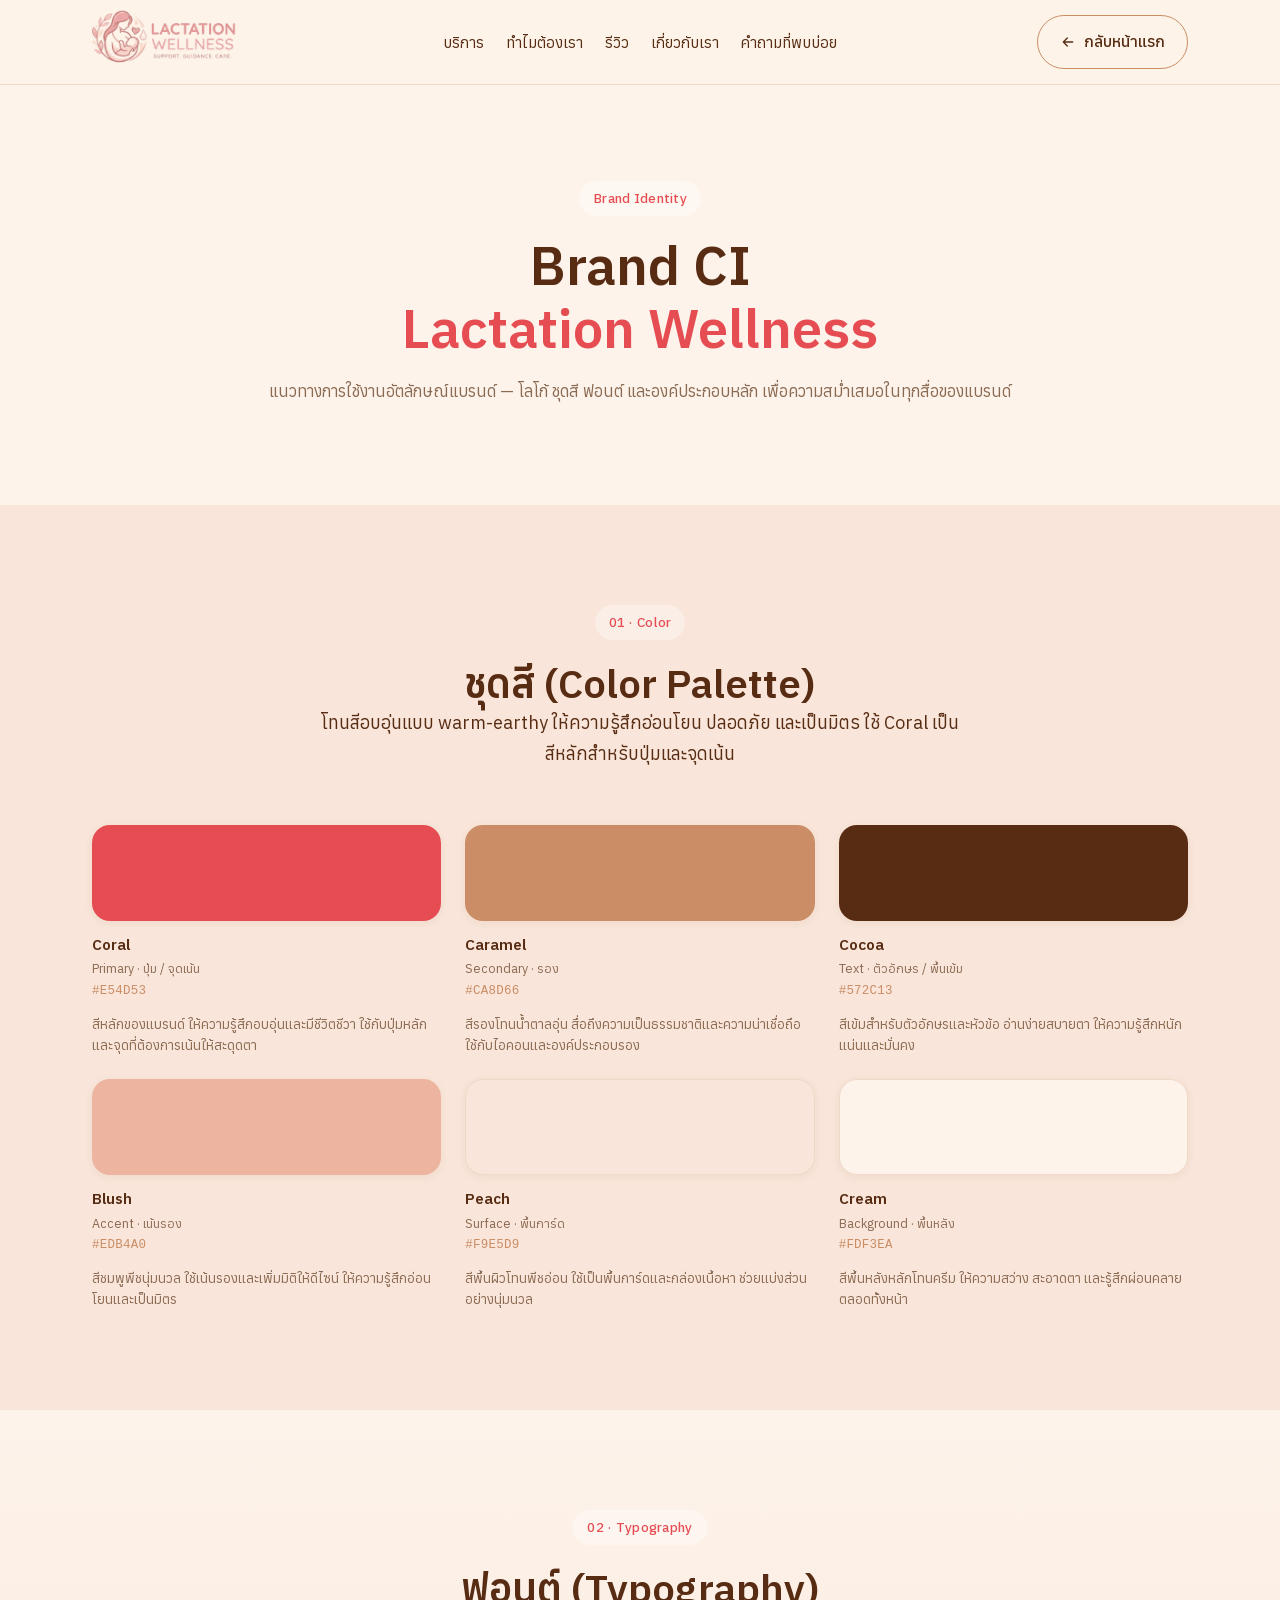
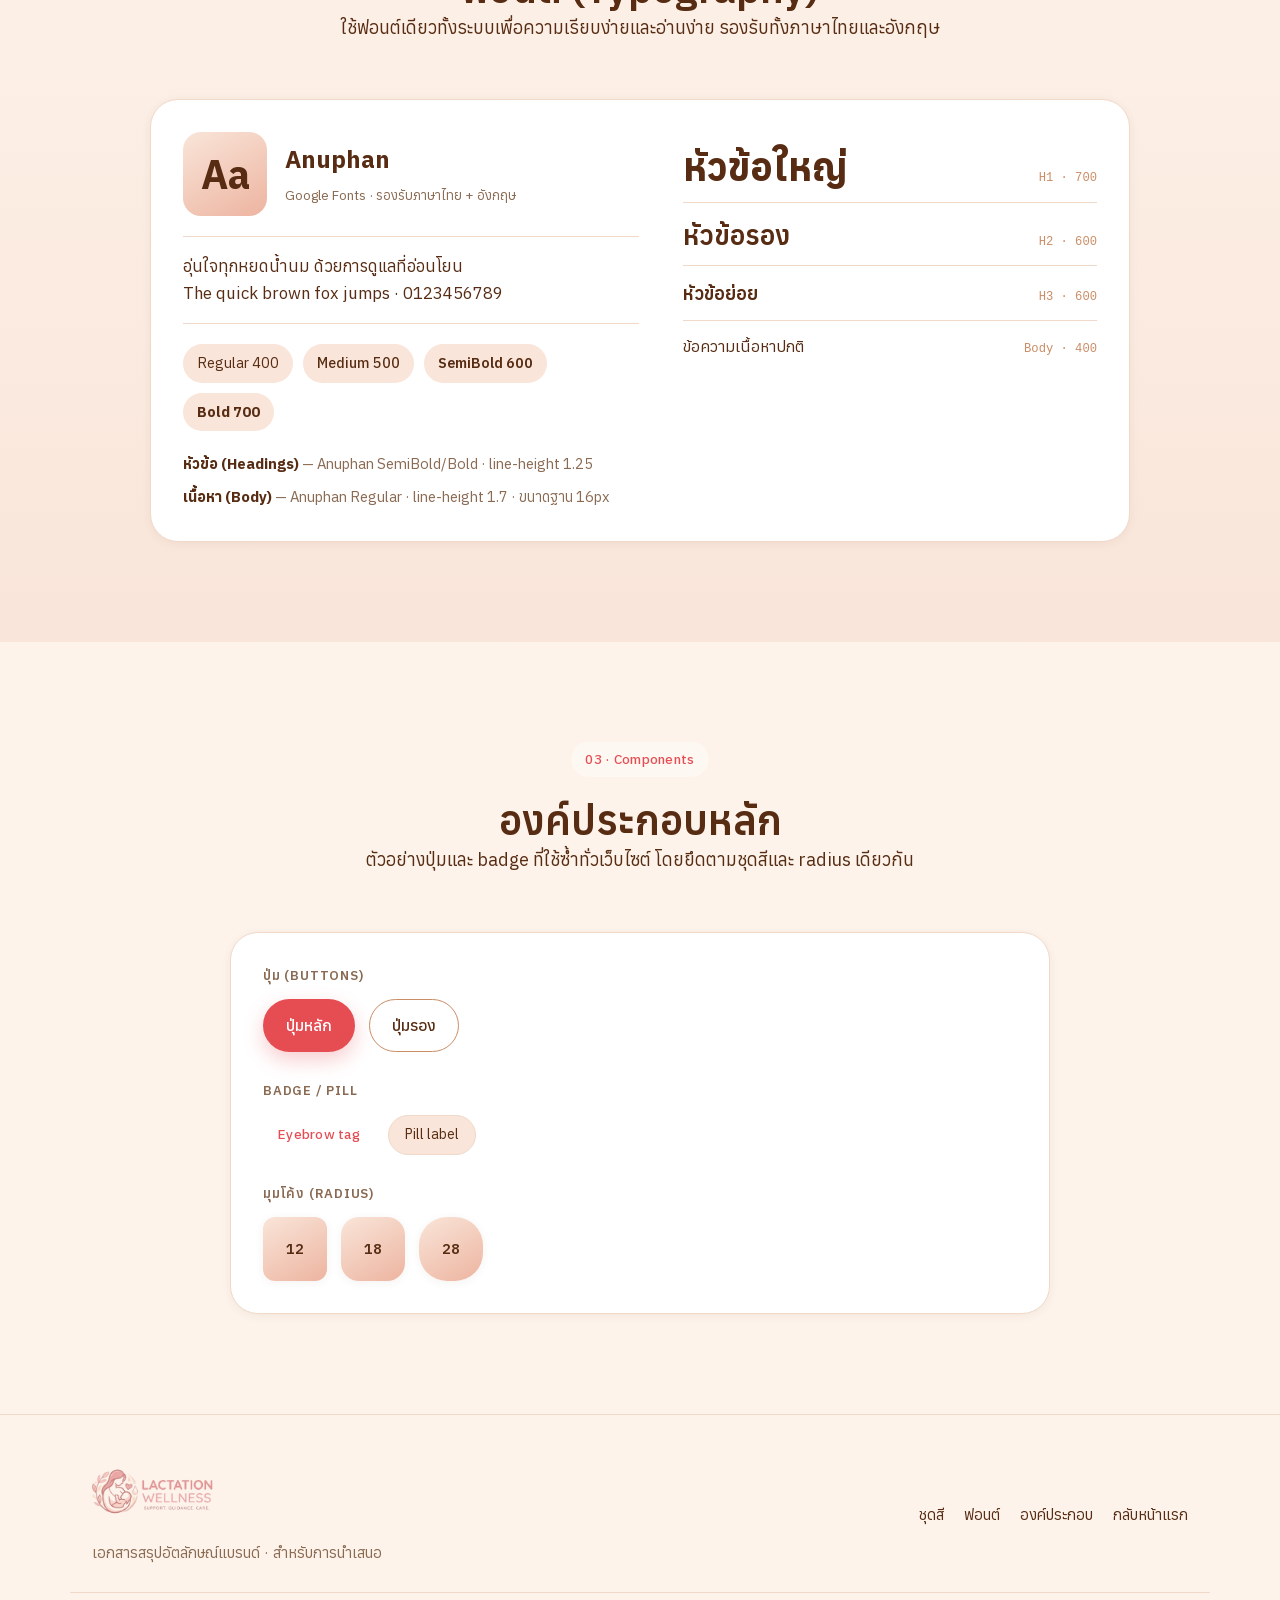
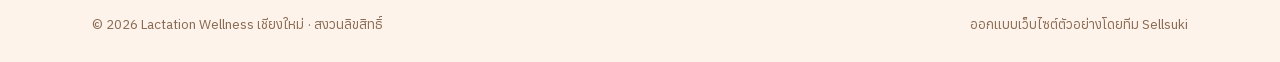
<file: brand.html>
<!DOCTYPE html>
<html lang="th">
<head>
  <meta charset="UTF-8" />
  <meta name="viewport" content="width=device-width, initial-scale=1" />
  <script>document.documentElement.classList.add('js');</script>
  <title>Brand CI | Lactation Wellness</title>
  <meta name="description" content="Brand CI ของ Lactation Wellness — ชุดสี ฟอนต์ โลโก้ และแนวทางการใช้งานอัตลักษณ์แบรนด์" />
  <link rel="preload" as="font" type="font/woff2" crossorigin href="assets/fonts/anuphan-400-thai.woff2" />
  <link rel="preload" as="font" type="font/woff2" crossorigin href="assets/fonts/anuphan-600-thai.woff2" />
  <link rel="stylesheet" href="fonts.css" />
  <link rel="stylesheet" href="styles.css" />
</head>
<body>
  <a class="skip-link" href="#main">ข้ามไปยังเนื้อหาหลัก</a>

  <!-- NAV -->
  <header class="nav" id="top">
    <div class="container nav__inner">
      <a class="brand" href="index.html" aria-label="Lactation Wellness หน้าแรก">
        <img class="brand__logo" src="assets/lockup.png" alt="Lactation Wellness" width="693" height="343" />
      </a>

      <nav class="nav__links" aria-label="เมนูหลัก">
        <a href="index.html#services">บริการ</a>
        <a href="index.html#why">ทำไมต้องเรา</a>
        <a href="index.html#reviews">รีวิว</a>
        <a href="index.html#about">เกี่ยวกับเรา</a>
        <a href="index.html#faq">คำถามที่พบบ่อย</a>
      </nav>

      <a class="btn btn--ghost nav__cta" href="index.html">
        <svg viewBox="0 0 24 24" width="16" height="16" fill="none" stroke="currentColor" stroke-width="2" stroke-linecap="round" stroke-linejoin="round" aria-hidden="true"><path d="M19 12H5M11 18l-6-6 6-6"/></svg>
        กลับหน้าแรก
      </a>

      <button class="nav__toggle" id="navToggle" aria-label="เปิดเมนู" aria-expanded="false" aria-controls="mobileMenu">
        <span></span><span></span><span></span>
      </button>
    </div>

    <div class="mobile-menu" id="mobileMenu" hidden>
      <a href="index.html#services">บริการ</a>
      <a href="index.html#why">ทำไมต้องเรา</a>
      <a href="index.html#reviews">รีวิว</a>
      <a href="index.html#about">เกี่ยวกับเรา</a>
      <a href="index.html#faq">คำถามที่พบบ่อย</a>
      <a class="btn btn--primary" href="index.html">กลับหน้าแรก</a>
    </div>
  </header>

  <main id="main">

    <!-- HERO -->
    <section class="section brandhero">
      <div class="container brandhero__inner reveal">
        <span class="eyebrow eyebrow--center">Brand Identity</span>
        <h1>Brand CI<br /><span class="hl">Lactation Wellness</span></h1>
        <p class="lead">แนวทางการใช้งานอัตลักษณ์แบรนด์ — โลโก้ ชุดสี ฟอนต์ และองค์ประกอบหลัก เพื่อความสม่ำเสมอในทุกสื่อของแบรนด์</p>
      </div>
    </section>

    <!-- COLORS -->
    <section class="section section--peach" id="colors">
      <div class="container">
        <div class="section__head reveal">
          <span class="eyebrow eyebrow--center">01 · Color</span>
          <h2>ชุดสี (Color Palette)</h2>
          <p>โทนสีอบอุ่นแบบ warm-earthy ให้ความรู้สึกอ่อนโยน ปลอดภัย และเป็นมิตร ใช้ Coral เป็นสีหลักสำหรับปุ่มและจุดเน้น</p>
        </div>
        <div class="swatches swatches--page reveal">
          <div class="swatch">
            <span class="swatch__chip" style="background:#E54D53;"></span>
            <span class="swatch__meta"><strong>Coral</strong><em>Primary · ปุ่ม / จุดเน้น</em><code>#E54D53</code></span>
            <p class="swatch__desc">สีหลักของแบรนด์ ให้ความรู้สึกอบอุ่นและมีชีวิตชีวา ใช้กับปุ่มหลักและจุดที่ต้องการเน้นให้สะดุดตา</p>
          </div>
          <div class="swatch">
            <span class="swatch__chip" style="background:#CA8D66;"></span>
            <span class="swatch__meta"><strong>Caramel</strong><em>Secondary · รอง</em><code>#CA8D66</code></span>
            <p class="swatch__desc">สีรองโทนน้ำตาลอุ่น สื่อถึงความเป็นธรรมชาติและความน่าเชื่อถือ ใช้กับไอคอนและองค์ประกอบรอง</p>
          </div>
          <div class="swatch">
            <span class="swatch__chip" style="background:#572C13;"></span>
            <span class="swatch__meta"><strong>Cocoa</strong><em>Text · ตัวอักษร / พื้นเข้ม</em><code>#572C13</code></span>
            <p class="swatch__desc">สีเข้มสำหรับตัวอักษรและหัวข้อ อ่านง่ายสบายตา ให้ความรู้สึกหนักแน่นและมั่นคง</p>
          </div>
          <div class="swatch">
            <span class="swatch__chip" style="background:#EDB4A0;"></span>
            <span class="swatch__meta"><strong>Blush</strong><em>Accent · เน้นรอง</em><code>#EDB4A0</code></span>
            <p class="swatch__desc">สีชมพูพีชนุ่มนวล ใช้เน้นรองและเพิ่มมิติให้ดีไซน์ ให้ความรู้สึกอ่อนโยนและเป็นมิตร</p>
          </div>
          <div class="swatch">
            <span class="swatch__chip swatch__chip--light" style="background:#F9E5D9;"></span>
            <span class="swatch__meta"><strong>Peach</strong><em>Surface · พื้นการ์ด</em><code>#F9E5D9</code></span>
            <p class="swatch__desc">สีพื้นผิวโทนพีชอ่อน ใช้เป็นพื้นการ์ดและกล่องเนื้อหา ช่วยแบ่งส่วนอย่างนุ่มนวล</p>
          </div>
          <div class="swatch">
            <span class="swatch__chip swatch__chip--light" style="background:#FDF3EA;"></span>
            <span class="swatch__meta"><strong>Cream</strong><em>Background · พื้นหลัง</em><code>#FDF3EA</code></span>
            <p class="swatch__desc">สีพื้นหลังหลักโทนครีม ให้ความสว่าง สะอาดตา และรู้สึกผ่อนคลายตลอดทั้งหน้า</p>
          </div>
        </div>
      </div>
    </section>

    <!-- TYPOGRAPHY -->
    <section class="section section--cream" id="type">
      <div class="container">
        <div class="section__head reveal">
          <span class="eyebrow eyebrow--center">02 · Typography</span>
          <h2>ฟอนต์ (Typography)</h2>
          <p>ใช้ฟอนต์เดียวทั้งระบบเพื่อความเรียบง่ายและอ่านง่าย รองรับทั้งภาษาไทยและอังกฤษ</p>
        </div>
        <div class="brandkit__panel typeset-panel reveal">
          <div class="typeset">
            <div class="typeset__hero">
              <span class="typeset__aa">Aa</span>
              <div class="typeset__name">
                <strong>Anuphan</strong>
                <span>Google Fonts · รองรับภาษาไทย + อังกฤษ</span>
              </div>
            </div>
            <p class="typeset__sample">อุ่นใจทุกหยดน้ำนม ด้วยการดูแลที่อ่อนโยน<br />The quick brown fox jumps · 0123456789</p>
            <div class="typeset__weights">
              <span style="font-weight:400;">Regular 400</span>
              <span style="font-weight:500;">Medium 500</span>
              <span style="font-weight:600;">SemiBold 600</span>
              <span style="font-weight:700;">Bold 700</span>
            </div>
            <ul class="typeset__usage">
              <li><strong>หัวข้อ (Headings)</strong> — Anuphan SemiBold/Bold · line-height 1.25</li>
              <li><strong>เนื้อหา (Body)</strong> — Anuphan Regular · line-height 1.7 · ขนาดฐาน 16px</li>
            </ul>
          </div>
          <div class="typescale">
            <div class="typescale__row"><span class="typescale__demo" style="font-size:2.4rem;font-weight:700;">หัวข้อใหญ่</span><code>H1 · 700</code></div>
            <div class="typescale__row"><span class="typescale__demo" style="font-size:1.7rem;font-weight:600;">หัวข้อรอง</span><code>H2 · 600</code></div>
            <div class="typescale__row"><span class="typescale__demo" style="font-size:1.15rem;font-weight:600;">หัวข้อย่อย</span><code>H3 · 600</code></div>
            <div class="typescale__row"><span class="typescale__demo" style="font-size:1rem;font-weight:400;">ข้อความเนื้อหาปกติ</span><code>Body · 400</code></div>
          </div>
        </div>
      </div>
    </section>

    <!-- COMPONENTS -->
    <section class="section" id="components">
      <div class="container">
        <div class="section__head reveal">
          <span class="eyebrow eyebrow--center">03 · Components</span>
          <h2>องค์ประกอบหลัก</h2>
          <p>ตัวอย่างปุ่มและ badge ที่ใช้ซ้ำทั่วเว็บไซต์ โดยยึดตามชุดสีและ radius เดียวกัน</p>
        </div>
        <div class="brandkit__panel reveal comp-panel">
          <div class="comp-group">
            <span class="comp-group__label">ปุ่ม (Buttons)</span>
            <div class="comp-row">
              <a class="btn btn--primary" href="#">ปุ่มหลัก</a>
              <a class="btn btn--ghost" href="#">ปุ่มรอง</a>
            </div>
          </div>
          <div class="comp-group">
            <span class="comp-group__label">Badge / Pill</span>
            <div class="comp-row">
              <span class="eyebrow" style="margin:0;">Eyebrow tag</span>
              <span class="pill">Pill label</span>
            </div>
          </div>
          <div class="comp-group">
            <span class="comp-group__label">มุมโค้ง (Radius)</span>
            <div class="comp-row">
              <span class="radius-demo" style="border-radius:12px;">12</span>
              <span class="radius-demo" style="border-radius:18px;">18</span>
              <span class="radius-demo" style="border-radius:28px;">28</span>
            </div>
          </div>
        </div>
      </div>
    </section>
  </main>

  <!-- FOOTER -->
  <footer class="footer">
    <div class="container footer__inner">
      <div class="footer__brand">
        <span class="brand brand--footer">
          <img class="brand__logo" src="assets/lockup.png" alt="Lactation Wellness" width="693" height="343" />
        </span>
        <p>เอกสารสรุปอัตลักษณ์แบรนด์ · สำหรับการนำเสนอ</p>
      </div>
      <nav class="footer__links" aria-label="เมนูส่วนท้าย">
        <a href="#colors">ชุดสี</a>
        <a href="#type">ฟอนต์</a>
        <a href="#components">องค์ประกอบ</a>
        <a href="index.html">กลับหน้าแรก</a>
      </nav>
    </div>
    <div class="container footer__bottom">
      <p>© 2026 Lactation Wellness เชียงใหม่ · สงวนลิขสิทธิ์</p>
      <p>ออกแบบเว็บไซต์ตัวอย่างโดยทีม Sellsuki</p>
    </div>
  </footer>

  <script src="script.js"></script>
</body>
</html>
</file>
<file: fonts.css>
/* Self-hosted Anuphan (Google Fonts) — generated by fetch_fonts.py */
@font-face {
  font-family: 'Anuphan';
  font-style: normal;
  font-weight: 400;
  font-display: swap;
  src: url('assets/fonts/anuphan-400-thai.woff2') format('woff2');
  unicode-range: U+02D7, U+0303, U+0331, U+0E01-0E5B, U+200C-200D, U+25CC;
}
@font-face {
  font-family: 'Anuphan';
  font-style: normal;
  font-weight: 400;
  font-display: swap;
  src: url('assets/fonts/anuphan-400-latin-ext.woff2') format('woff2');
  unicode-range: U+0100-02BA, U+02BD-02C5, U+02C7-02CC, U+02CE-02D7, U+02DD-02FF, U+0304, U+0308, U+0329, U+1D00-1DBF, U+1E00-1E9F, U+1EF2-1EFF, U+2020, U+20A0-20AB, U+20AD-20C0, U+2113, U+2C60-2C7F, U+A720-A7FF;
}
@font-face {
  font-family: 'Anuphan';
  font-style: normal;
  font-weight: 400;
  font-display: swap;
  src: url('assets/fonts/anuphan-400-latin.woff2') format('woff2');
  unicode-range: U+0000-00FF, U+0131, U+0152-0153, U+02BB-02BC, U+02C6, U+02DA, U+02DC, U+0304, U+0308, U+0329, U+2000-206F, U+20AC, U+2122, U+2191, U+2193, U+2212, U+2215, U+FEFF, U+FFFD;
}
@font-face {
  font-family: 'Anuphan';
  font-style: normal;
  font-weight: 500;
  font-display: swap;
  src: url('assets/fonts/anuphan-500-thai.woff2') format('woff2');
  unicode-range: U+02D7, U+0303, U+0331, U+0E01-0E5B, U+200C-200D, U+25CC;
}
@font-face {
  font-family: 'Anuphan';
  font-style: normal;
  font-weight: 500;
  font-display: swap;
  src: url('assets/fonts/anuphan-500-latin-ext.woff2') format('woff2');
  unicode-range: U+0100-02BA, U+02BD-02C5, U+02C7-02CC, U+02CE-02D7, U+02DD-02FF, U+0304, U+0308, U+0329, U+1D00-1DBF, U+1E00-1E9F, U+1EF2-1EFF, U+2020, U+20A0-20AB, U+20AD-20C0, U+2113, U+2C60-2C7F, U+A720-A7FF;
}
@font-face {
  font-family: 'Anuphan';
  font-style: normal;
  font-weight: 500;
  font-display: swap;
  src: url('assets/fonts/anuphan-500-latin.woff2') format('woff2');
  unicode-range: U+0000-00FF, U+0131, U+0152-0153, U+02BB-02BC, U+02C6, U+02DA, U+02DC, U+0304, U+0308, U+0329, U+2000-206F, U+20AC, U+2122, U+2191, U+2193, U+2212, U+2215, U+FEFF, U+FFFD;
}
@font-face {
  font-family: 'Anuphan';
  font-style: normal;
  font-weight: 600;
  font-display: swap;
  src: url('assets/fonts/anuphan-600-thai.woff2') format('woff2');
  unicode-range: U+02D7, U+0303, U+0331, U+0E01-0E5B, U+200C-200D, U+25CC;
}
@font-face {
  font-family: 'Anuphan';
  font-style: normal;
  font-weight: 600;
  font-display: swap;
  src: url('assets/fonts/anuphan-600-latin-ext.woff2') format('woff2');
  unicode-range: U+0100-02BA, U+02BD-02C5, U+02C7-02CC, U+02CE-02D7, U+02DD-02FF, U+0304, U+0308, U+0329, U+1D00-1DBF, U+1E00-1E9F, U+1EF2-1EFF, U+2020, U+20A0-20AB, U+20AD-20C0, U+2113, U+2C60-2C7F, U+A720-A7FF;
}
@font-face {
  font-family: 'Anuphan';
  font-style: normal;
  font-weight: 600;
  font-display: swap;
  src: url('assets/fonts/anuphan-600-latin.woff2') format('woff2');
  unicode-range: U+0000-00FF, U+0131, U+0152-0153, U+02BB-02BC, U+02C6, U+02DA, U+02DC, U+0304, U+0308, U+0329, U+2000-206F, U+20AC, U+2122, U+2191, U+2193, U+2212, U+2215, U+FEFF, U+FFFD;
}
@font-face {
  font-family: 'Anuphan';
  font-style: normal;
  font-weight: 700;
  font-display: swap;
  src: url('assets/fonts/anuphan-700-thai.woff2') format('woff2');
  unicode-range: U+02D7, U+0303, U+0331, U+0E01-0E5B, U+200C-200D, U+25CC;
}
@font-face {
  font-family: 'Anuphan';
  font-style: normal;
  font-weight: 700;
  font-display: swap;
  src: url('assets/fonts/anuphan-700-latin-ext.woff2') format('woff2');
  unicode-range: U+0100-02BA, U+02BD-02C5, U+02C7-02CC, U+02CE-02D7, U+02DD-02FF, U+0304, U+0308, U+0329, U+1D00-1DBF, U+1E00-1E9F, U+1EF2-1EFF, U+2020, U+20A0-20AB, U+20AD-20C0, U+2113, U+2C60-2C7F, U+A720-A7FF;
}
@font-face {
  font-family: 'Anuphan';
  font-style: normal;
  font-weight: 700;
  font-display: swap;
  src: url('assets/fonts/anuphan-700-latin.woff2') format('woff2');
  unicode-range: U+0000-00FF, U+0131, U+0152-0153, U+02BB-02BC, U+02C6, U+02DA, U+02DC, U+0304, U+0308, U+0329, U+2000-206F, U+20AC, U+2122, U+2191, U+2193, U+2212, U+2215, U+FEFF, U+FFFD;
}
</file>
<file: styles.css>
/* ===== Design Tokens (CI) ===== */
:root {
  --coral: #E54D53;
  --coral-dark: #d13b41;
  --caramel: #CA8D66;
  --cocoa: #572C13;
  --blush: #EDB4A0;
  --cream: #FDF3EA;
  --peach: #F9E5D9;
  --white: #FFFFFF;

  --text: #572C13;
  --text-soft: #8a6a52;
  --border: #f0d9c9;

  --radius: 18px;
  --radius-lg: 28px;
  --radius-sm: 12px;
  --shadow-sm: 0 2px 10px rgba(87, 44, 19, 0.06);
  --shadow: 0 12px 34px rgba(87, 44, 19, 0.10);
  --shadow-lg: 0 24px 60px rgba(87, 44, 19, 0.14);
  --ease: cubic-bezier(0.22, 1, 0.36, 1);

  --maxw: 1140px;
  --font-head: 'Anuphan', system-ui, sans-serif;
  --font-body: 'Anuphan', system-ui, sans-serif;
  --font-brand: 'Dancing Script', 'Anuphan', cursive;
}

/* ===== Reset ===== */
*, *::before, *::after { box-sizing: border-box; }
* { margin: 0; }
html { scroll-behavior: smooth; scroll-padding-top: 84px; }
body {
  font-family: var(--font-body);
  color: var(--text);
  background: var(--cream);
  line-height: 1.7;
  font-size: clamp(1rem, 1rem + 0.2vw, 1.125rem);
  font-weight: 400;
  -webkit-font-smoothing: antialiased;
  /* clip (not hidden) so the horizontal-overflow guard for slide-in reveals doesn't
     turn <body> into a scroll container — which would break position: sticky (FAQ aside)
     in Safari/Firefox. clip keeps overflow-y visible and sticky viewport-relative. */
  overflow-x: clip;
}
img, svg { display: block; max-width: 100%; }
a { color: inherit; text-decoration: none; }
h1, h2, h3 { font-family: var(--font-head); font-weight: 600; line-height: 1.25; color: var(--cocoa); }

.container { width: 100%; max-width: var(--maxw); margin-inline: auto; padding-inline: 22px; }

.skip-link {
  position: absolute; left: -999px; top: 0; z-index: 200;
  background: var(--cocoa); color: #fff; padding: 10px 16px; border-radius: 0 0 10px 0;
}
.skip-link:focus { left: 0; }

/* ===== Buttons ===== */
.btn {
  display: inline-flex; align-items: center; justify-content: center; gap: 8px;
  font-family: var(--font-head); font-weight: 500; font-size: 1rem;
  padding: 12px 22px; border-radius: 999px; border: 1.5px solid transparent;
  cursor: pointer; transition: transform .2s var(--ease), background .2s var(--ease), box-shadow .2s var(--ease), color .2s var(--ease);
  white-space: nowrap;
}
.btn:focus-visible { outline: 3px solid var(--caramel); outline-offset: 2px; }
.btn--primary { background: var(--coral); color: #fff; box-shadow: 0 8px 20px rgba(229, 77, 83, 0.28); }
.btn--primary:hover { background: var(--coral-dark); transform: translateY(-2px); box-shadow: 0 12px 26px rgba(229, 77, 83, 0.34); }
.btn--ghost { background: transparent; color: var(--cocoa); border-color: var(--caramel); }
.btn--ghost:hover { background: var(--peach); transform: translateY(-2px); }
.btn--lg { padding: 15px 30px; font-size: 1.05rem; }
.btn--block { width: 100%; }

/* ===== Nav ===== */
.nav {
  position: sticky; top: 0; z-index: 100;
  background: rgba(253, 243, 234, 0.82);
  backdrop-filter: saturate(180%) blur(12px);
  border-bottom: 1px solid var(--border);
}
.nav__inner { position: relative; display: flex; align-items: center; justify-content: space-between; gap: 20px; height: 84px; }
.brand { display: inline-flex; align-items: center; gap: 10px; font-family: var(--font-head); }
.brand__mark {
  display: grid; place-items: center; width: 38px; height: 38px; border-radius: 12px;
  background: var(--coral); color: #fff; box-shadow: var(--shadow-sm); flex: none;
}
.brand__logo { display: block; height: 78px; width: auto; flex: none; }
.brand--footer .brand__logo { height: 66px; }
.brand--lg .brand__logo { height: 150px; }
.brand__text { font-family: var(--font-brand); font-weight: 700; font-size: 1.5rem; color: var(--cocoa); line-height: 1.05; display: flex; flex-direction: column; }
.brand__text small { font-family: var(--font-body); font-weight: 400; font-size: .68rem; color: var(--caramel); letter-spacing: .04em; }
.nav__links { display: flex; gap: 22px; flex-wrap: nowrap; margin-inline: auto; position: absolute; left: 50%; top: 50%; transform: translate(-50%, -50%); }
.nav__links a { font-size: .96rem; color: var(--text); position: relative; padding: 6px 0; transition: color .2s; white-space: nowrap; }
.nav__links a::after { content: ''; position: absolute; left: 0; bottom: 0; width: 0; height: 2px; background: var(--coral); transition: width .25s var(--ease); border-radius: 2px; }
.nav__links a:hover { color: var(--coral); }
.nav__links a:hover::after { width: 100%; }
.nav__end { display: flex; align-items: center; gap: 12px; flex: none; }
.nav__actions { display: flex; align-items: center; gap: 12px; }
.nav__phone { padding: 10px 18px; gap: 8px; }
.nav__phone-ic { color: var(--coral); flex: none; }
.nav__phone span { font-family: var(--font-head); font-weight: 600; font-size: .95rem; letter-spacing: .01em; }
.nav__cta { flex: none; }
.nav__toggle { display: none; flex-direction: column; gap: 5px; width: 44px; height: 44px; align-items: center; justify-content: center; background: none; border: none; cursor: pointer; }
.nav__toggle span { width: 24px; height: 2px; background: var(--cocoa); border-radius: 2px; transition: .25s var(--ease); }
.nav__toggle[aria-expanded="true"] span:nth-child(1) { transform: translateY(7px) rotate(45deg); }
.nav__toggle[aria-expanded="true"] span:nth-child(2) { opacity: 0; }
.nav__toggle[aria-expanded="true"] span:nth-child(3) { transform: translateY(-7px) rotate(-45deg); }

.mobile-menu { display: none; flex-direction: column; gap: 4px; padding: 14px 22px 22px; background: var(--cream); border-bottom: 1px solid var(--border); }
.mobile-menu a { padding: 12px 8px; font-family: var(--font-head); border-radius: 10px; }
.mobile-menu a:not(.btn):hover { background: var(--peach); }
.mobile-menu .btn { margin-top: 8px; }

/* ===== Hero ===== */
.hero { padding: clamp(48px, 7vw, 88px) 0 0; position: relative; background: linear-gradient(165deg, #fff5ee 0%, var(--peach) 55%, #f7ddcd 100%); overflow: hidden; }
.hero::before {
  content: ''; position: absolute; top: -160px; right: -140px; width: 480px; height: 480px; border-radius: 50%;
  background: radial-gradient(circle, rgba(255,255,255,.6), transparent 70%); z-index: 0;
}

/* ---- decorative background on the left (adds depth, keeps it airy) ---- */
.hero__decor { position: absolute; inset: 0; z-index: 0; pointer-events: none; overflow: hidden; }
.hero__blob { position: absolute; border-radius: 50%; filter: blur(55px); }
.hero__blob--1 { width: 340px; height: 340px; top: 2%; left: -90px; background: var(--blush); opacity: .38; }
.hero__blob--2 { width: 300px; height: 300px; bottom: 6%; left: 8%; background: #f4c39c; opacity: .3; }
.hero__dots {
  position: absolute; left: clamp(24px, 4vw, 60px); bottom: clamp(90px, 14vw, 150px);
  width: 116px; height: 84px; opacity: .5;
  background-image: radial-gradient(circle, rgba(202,141,102,.55) 2px, transparent 2px);
  background-size: 19px 19px;
  -webkit-mask-image: linear-gradient(135deg, #000 30%, transparent 85%);
  mask-image: linear-gradient(135deg, #000 30%, transparent 85%);
}
.hero__sparkle { position: absolute; color: var(--coral); opacity: .5; }
.hero__sparkle--a { top: 20%; left: 40%; opacity: .35; }
.hero__sparkle--b { top: 62%; left: 6%; color: var(--caramel); opacity: .45; }
.hero__inner { position: relative; z-index: 1; padding-bottom: clamp(60px, 8vw, 96px); }
.hero__copy { max-width: 560px; position: relative; z-index: 2; }
.eyebrow { display: inline-block; font-family: var(--font-head); font-weight: 500; font-size: .85rem; color: var(--coral); background: rgba(255, 255, 255, 0.35); padding: 6px 14px; border-radius: 999px; letter-spacing: .02em; margin-bottom: 18px; white-space: nowrap; }
.eyebrow--center { display: table; margin-inline: auto; }
.eyebrow--icon { display: inline-flex; align-items: center; gap: 7px; }
.eyebrow--icon svg { color: var(--coral); }
.hl { color: var(--coral); }
.hero__title { font-size: clamp(2.7rem, 5vw, 3.6rem); font-weight: 700; letter-spacing: -.01em; line-height: 1.16; color: var(--cocoa); }
.hero__title .hl { color: var(--coral); position: relative; }
.hero__heart { position: absolute; top: -.78em; right: -.55em; color: var(--coral); line-height: 0; transform: rotate(12deg); }
.hero__heart svg { width: clamp(24px, 3vw, 32px); height: auto; }
.lead { margin-top: 22px; font-size: clamp(1rem, 1.4vw, 1.15rem); color: var(--text-soft); max-width: 40ch; line-height: 1.7; }
.hero__actions { display: flex; flex-wrap: wrap; gap: 14px; margin-top: 32px; }
.hero__actions .btn--ghost { background: var(--white); }

.hero__rating {
  display: inline-flex; align-items: center; gap: clamp(16px, 2vw, 22px); flex-wrap: wrap;
  margin-top: 36px; background: rgba(255, 255, 255, 0.2);
  border-radius: 20px; padding: 16px 22px;
}
.hero__rating-score { display: inline-flex; align-items: center; gap: 8px; }
.hero__rating-star { color: var(--coral); flex: none; }
.hero__rating-score span { font-family: var(--font-head); line-height: 1; }
.hero__rating-score b { font-size: 1.6rem; font-weight: 700; color: var(--cocoa); }
.hero__rating-score i { font-size: 1rem; font-style: normal; color: var(--text-soft); }
.hero__rating-text { font-size: .95rem; color: var(--text-soft); line-height: 1.45; padding-inline: clamp(4px, 1vw, 8px); border-left: 1px solid var(--border); }
.hero__rating-text strong { color: var(--coral); font-weight: 700; }
.hero__avatars { display: inline-flex; align-items: center; }
.hero__avatar {
  width: 42px; height: 42px; border-radius: 50%; object-fit: cover; object-position: center top;
  border: 2.5px solid var(--white); margin-left: -12px; flex: none; background: var(--peach);
}
.hero__avatar:first-child { margin-left: 0; }
.hero__avatar--more {
  display: grid; place-items: center; background: var(--coral); color: #fff;
  font-family: var(--font-head); font-weight: 700; font-size: .82rem;
}

/* full-bleed image on the right half, dissolving into the cream on its LEFT edge */
.hero__visual {
  position: absolute; top: 0; right: 0; bottom: 0;
  width: clamp(48%, 54vw, 60%); z-index: 0; pointer-events: none;
}
.hero__photo {
  width: 100%; height: 100%; position: relative;
  -webkit-mask-image: linear-gradient(to right, transparent 0%, rgba(0,0,0,.16) 12%, rgba(0,0,0,.7) 30%, #000 44%);
  mask-image: linear-gradient(to right, transparent 0%, rgba(0,0,0,.16) 12%, rgba(0,0,0,.7) 30%, #000 44%);
}
.hero__img { width: 100%; height: 100%; object-fit: cover; object-position: 60% 20%; display: block; }

.hero__wave { position: relative; z-index: 1; line-height: 0; margin-bottom: -1px; }
.hero__wave svg { display: block; width: 100%; height: clamp(50px, 7vw, 90px); }

/* ===== Stats — organic curved section ===== */
.truststats {
  position: relative;
  background: linear-gradient(180deg, var(--cream) 0%, #fbeadd 48%, var(--peach) 100%);
  padding: clamp(40px, 6vw, 76px) 0 0;
}
.truststats__wave { position: relative; z-index: 1; line-height: 0; margin-bottom: -1px; }
.truststats__wave svg { display: block; width: 100%; height: clamp(50px, 7vw, 90px); }

/* ===== Stats (Care that adds up — left heading + organic blobs) ===== */
.stats2__inner { padding-bottom: clamp(48px, 7vw, 84px); display: grid; grid-template-columns: minmax(250px, .95fr) 1.5fr; gap: clamp(20px, 2.5vw, 36px); align-items: start; }
.stats2__head { display: flex; align-items: center; gap: 8px; padding-top: 10px; }
.stats2__head h2 { font-size: clamp(2.25rem, 3.8vw, 2.5rem); line-height: 1.15; flex: none; }
.stats2__arrow { width: clamp(120px, 12vw, 160px); flex: none; }
.stats2__list { display: grid; grid-template-columns: 1fr 1fr; gap: 30px 36px; align-items: start; }
.stat2 { display: flex; align-items: center; gap: 18px; }
.stat2__blob {
  position: relative; flex: none; width: 96px; height: 80px; display: grid; place-items: center;
  border-radius: 46% 54% 63% 37% / 55% 48% 52% 45%;
}
.stat2__blob b { font-family: var(--font-head); font-weight: 700; font-size: 1.3rem; }
.stat2__blob--coral { background: #f7d3d1; } .stat2__blob--coral b { color: var(--coral); }
.stat2__blob--caramel { background: #ecd8c4; } .stat2__blob--caramel b { color: #a8683f; }
.stat2__blob--blush { background: #f8ddd1; } .stat2__blob--blush b { color: #c56650; }
.stat2__blob--cocoa { background: #e2cec1; } .stat2__blob--cocoa b { color: var(--cocoa); }
.stat2 p { color: var(--text-soft); font-size: .98rem; }
.stat2 p strong { color: var(--cocoa); font-weight: 600; }

/* ===== Service chip carousel ===== */
.chiprow {
  display: flex; gap: 12px; overflow-x: auto; padding: 4px 2px 16px; margin-bottom: 12px;
  scroll-snap-type: x proximity; -webkit-overflow-scrolling: touch;
}
.chiprow::-webkit-scrollbar { height: 6px; }
.chiprow::-webkit-scrollbar-thumb { background: var(--blush); border-radius: 999px; }
.chip-svc {
  flex: none; scroll-snap-align: start; white-space: nowrap;
  font-family: var(--font-head); font-weight: 500; font-size: .96rem; color: var(--cocoa);
  background: var(--white); border: 1.5px solid var(--border); padding: 10px 20px; border-radius: 999px;
  transition: background .2s var(--ease), color .2s var(--ease), border-color .2s var(--ease);
}
.chip-svc:hover { background: var(--coral); color: #fff; border-color: var(--coral); }

/* ===== Section base ===== */
.section { padding: clamp(56px, 8vw, 100px) 0; }
.section--peach { background: var(--peach); }
.section--cream { background: linear-gradient(180deg, var(--cream), var(--peach)); }
.section__head { text-align: center; max-width: 640px; margin: 0 auto clamp(36px, 5vw, 56px); }
.section__head--left { text-align: left; margin-inline: 0; }
.section h2 { font-size: clamp(2.25rem, 3.6vw, 2.5rem); }
.section__sub { margin-top: 14px; color: var(--text-soft); font-size: 1.05rem; }

/* ===== Service groups ===== */
.svcgroup { display: flex; align-items: flex-start; gap: 14px; max-width: 780px; margin: 0 0 clamp(20px, 2.6vw, 28px); }
.svcgroup__ic { flex: none; display: grid; place-items: center; width: 44px; height: 44px; border-radius: 14px; background: var(--peach); color: var(--coral); }
.svcgroup__title { font-size: clamp(1.4rem, 2.4vw, 1.7rem); color: var(--cocoa); margin: 0 0 4px; }
.svcgroup__sub { color: var(--text-soft); font-size: 1rem; margin: 0; }

.svcdivider { display: flex; align-items: center; gap: 18px; max-width: 620px; margin: clamp(34px, 5vw, 52px) auto; color: var(--blush); }
.svcdivider__line { flex: 1; height: 1px; background: linear-gradient(90deg, transparent, var(--blush), transparent); }
.svcdivider svg { flex: none; }

/* ===== Cards (Services) ===== */
.cards { display: grid; grid-template-columns: repeat(3, 1fr); gap: 24px; }
.card {
  background: var(--white); border: 1px solid var(--border); border-radius: var(--radius-lg);
  overflow: hidden; box-shadow: var(--shadow-sm);
  display: flex; flex-direction: column;
  transition: transform .25s var(--ease), box-shadow .25s var(--ease), border-color .25s var(--ease);
}
.card:hover { transform: translateY(-6px); box-shadow: var(--shadow); border-color: var(--blush); }
.card:hover .card__img { transform: scale(1.05); }
.card__media { aspect-ratio: 3 / 2; overflow: hidden; background: var(--peach); }
.card__img { width: 100%; height: 100%; object-fit: cover; object-position: center; display: block; transition: transform .5s var(--ease); }
.card__body { display: flex; flex-direction: column; gap: 10px; padding: 22px 22px 20px; flex: 1; }
.card__head { display: flex; align-items: center; gap: 12px; }
.card__no { flex: none; display: grid; place-items: center; width: 34px; height: 34px; border-radius: 50%; background: var(--peach); color: var(--coral); font-family: var(--font-head); font-weight: 700; font-size: .9rem; }
.card__head h3 { font-size: 1.15rem; margin: 0; }
.card__body p { color: var(--text-soft); font-size: .95rem; margin: 0; }
.card__foot { display: flex; align-items: center; justify-content: space-between; gap: 12px; margin-top: auto; padding-top: 8px; }
.card__time { display: inline-flex; align-items: center; gap: 7px; color: var(--text-soft); font-size: .9rem; }
.card__time svg { color: var(--coral); flex: none; }
.card__book { display: inline-flex; align-items: center; gap: 6px; padding: 9px 18px; border-radius: 999px; background: var(--coral); color: #fff; font-family: var(--font-head); font-weight: 600; font-size: .92rem; white-space: nowrap; flex: none; transition: background .2s var(--ease), transform .2s var(--ease), box-shadow .2s var(--ease); }
.card__book:hover { background: var(--coral-dark); transform: translateY(-2px); box-shadow: 0 8px 18px rgba(229, 77, 83, 0.28); }

/* ===== Why ===== */
.why__inner { display: grid; grid-template-columns: 1fr 1fr; gap: clamp(32px, 5vw, 64px); align-items: center; }
.why__list { list-style: none; padding: 0; margin-top: 28px; display: grid; gap: 18px; }
.why__list li { display: flex; gap: 14px; align-items: flex-start; }
.why__ic { display: grid; place-items: center; width: 34px; height: 34px; border-radius: 10px; background: var(--coral); color: #fff; flex: none; margin-top: 2px; }
.why__list strong { font-family: var(--font-head); color: var(--cocoa); font-size: 1.05rem; }
.why__list p { color: var(--text-soft); font-size: .95rem; }
.why__visual { position: relative; display: grid; place-items: center; min-height: 360px; }
.why__blob { position: absolute; inset: 10% 8%; background: radial-gradient(circle at 30% 30%, var(--blush), var(--caramel)); border-radius: 46% 54% 60% 40% / 50% 44% 56% 50%; filter: blur(2px); opacity: .9; }
.why__figure { position: relative; width: 82%; max-width: 360px; margin: 0; aspect-ratio: 4/5; border-radius: var(--radius-lg); overflow: hidden; box-shadow: var(--shadow-lg); }
.why__img { width: 100%; height: 100%; object-fit: cover; object-position: center 28%; display: block; }

/* ===== Journey (alternating zigzag) ===== */
.journey { display: grid; gap: clamp(28px, 5vw, 56px); }
.jrow { display: grid; grid-template-columns: 1fr 1fr; gap: clamp(28px, 5vw, 64px); align-items: center; }
.jrow--rev .jrow__media { order: 2; }
.jrow__media {
  position: relative; aspect-ratio: 4/3; border-radius: var(--radius-lg); box-shadow: var(--shadow);
  overflow: hidden;
}
.jrow__media--1 { background: linear-gradient(150deg, var(--blush), var(--caramel)); }
.jrow__img { position: absolute; inset: 0; width: 100%; height: 100%; object-fit: cover; object-position: center; display: block; }
.jrow__media--2 { background: #fff; aspect-ratio: 8/7; }
.jrow__media--3 { background: linear-gradient(150deg, var(--caramel), var(--blush)); }
.jrow__badge {
  position: absolute; left: 20px; bottom: 20px; font-family: var(--font-head); font-weight: 500;
  color: var(--cocoa); background: rgba(253,243,234,.92); padding: 8px 18px; border-radius: 999px; font-size: .95rem;
}
.jrow__step { display: block; font-family: var(--font-head); font-weight: 700; font-size: 2.4rem; color: var(--blush); line-height: 1; margin-bottom: 8px; }
.jrow__text h3 { font-size: clamp(1.3rem, 2.4vw, 1.7rem); margin-bottom: 12px; }
.jrow__text p { color: var(--text-soft); font-size: 1.02rem; max-width: 46ch; }

/* ===== Reviews ===== */
.reviews-carousel { display: flex; align-items: center; gap: 14px; }
.reviews { flex: 1; display: flex; gap: 24px; overflow-x: auto; scroll-snap-type: x mandatory; scroll-behavior: smooth; padding: 58px 4px 12px; -ms-overflow-style: none; scrollbar-width: none; }
.reviews::-webkit-scrollbar { display: none; }
.review { position: relative; flex: 0 0 calc((100% - 48px) / 3); scroll-snap-align: center; background: var(--white); border: 1px solid var(--border); border-radius: 24px; padding: 62px 26px 30px; box-shadow: var(--shadow-sm); display: flex; flex-direction: column; align-items: center; text-align: center; gap: 10px; transition: transform .25s var(--ease), box-shadow .25s var(--ease); }
.review:hover { transform: translateY(-5px); box-shadow: var(--shadow); }
.review__avatar { position: absolute; top: 0; left: 50%; transform: translate(-50%, -50%); display: grid; place-items: center; width: 84px; height: 84px; border-radius: 50%; background: var(--peach); font-family: var(--font-head); font-weight: 600; font-size: 1.7rem; color: var(--cocoa); box-shadow: 0 0 0 5px var(--cream), 0 0 0 8px var(--ring, var(--blush)); }
.stars--sm { color: #F2B01E; font-size: 1.05rem; letter-spacing: 2px; }
.review__name { font-family: var(--font-head); color: var(--cocoa); font-size: 1.12rem; }
.review__loc { color: var(--text-soft); font-size: .82rem; }
.review blockquote { color: var(--text); font-size: .96rem; line-height: 1.7; margin-top: 4px; }
.rev-nav { flex: none; width: 46px; height: 46px; border-radius: 50%; border: 1px solid var(--border); background: var(--white); color: var(--cocoa); display: grid; place-items: center; cursor: pointer; box-shadow: var(--shadow-sm); transition: background .2s var(--ease), color .2s var(--ease), border-color .2s var(--ease); }
.rev-nav:hover { background: var(--coral); color: #fff; border-color: var(--coral); }
.rev-nav svg { width: 22px; height: 22px; }

/* ===== About ===== */
.about__inner { display: grid; grid-template-columns: .9fr 1.1fr; gap: clamp(32px, 5vw, 64px); align-items: center; }
.about__grid { display: grid; grid-template-columns: 1fr 1fr; grid-template-rows: 1fr 1fr; gap: 14px; aspect-ratio: 1/1; }
.about__cell { position: relative; margin: 0; border-radius: var(--radius); box-shadow: var(--shadow-sm); overflow: hidden; background: linear-gradient(140deg, var(--blush), var(--peach)); }
.about__img { position: absolute; inset: 0; width: 100%; height: 100%; object-fit: cover; display: block; }
.about__copy p { color: var(--text-soft); margin-top: 16px; }
.about__pills { display: flex; flex-wrap: wrap; gap: 10px; margin-top: 24px; }
.pill { font-family: var(--font-head); font-size: .88rem; color: var(--cocoa); background: var(--peach); border: 1px solid var(--border); padding: 7px 16px; border-radius: 999px; }
.section--peach .pill { background: var(--white); }

/* ===== Gallery ===== */
.gallery { display: grid; grid-template-columns: repeat(6, 1fr); grid-auto-rows: clamp(150px, 18vw, 188px); gap: 16px; }
.gallery__item { position: relative; border-radius: var(--radius); overflow: hidden; box-shadow: var(--shadow-sm); background-size: cover; background-position: center; background-color: var(--peach); transition: transform .3s ease, box-shadow .3s ease; }
.gallery__item::before { content: ""; position: absolute; inset: 0; background: linear-gradient(180deg, transparent 55%, rgba(87,44,19,.28)); opacity: 0; transition: opacity .3s ease; }
.gallery__item:hover { transform: translateY(-4px); box-shadow: var(--shadow); }
.gallery__item:hover::before { opacity: 1; }
.gallery__item::after { content: attr(data-tag); position: absolute; left: 12px; bottom: 12px; z-index: 1; font-family: var(--font-head); font-size: .82rem; color: var(--cocoa); background: rgba(253,243,234,.92); padding: 4px 12px; border-radius: 999px; box-shadow: var(--shadow-sm); }
.gallery__item:nth-child(1) { grid-column: span 3; grid-row: span 2; }
.gallery__item:nth-child(2) { grid-column: span 3; grid-row: span 2; }
.gallery__item:nth-child(3) { grid-column: span 2; }
.gallery__item:nth-child(4) { grid-column: span 2; }
.gallery__item:nth-child(5) { grid-column: span 2; }
.gallery__note { text-align: center; margin-top: 20px; font-size: .85rem; color: var(--text-soft); }

/* ===== FAQ ===== */
.faq__inner { display: grid; grid-template-columns: .8fr 1.2fr; gap: clamp(32px, 5vw, 56px); align-items: start; }
.faq__aside { display: grid; gap: 18px; align-content: start; align-self: start; }
.faq__aside .section__head { margin-bottom: 0; }
.faq__contact { display: flex; gap: 12px; }
.faq__contact-ic { flex: none; width: 48px; height: 48px; display: grid; place-items: center; border-radius: 50%; background: var(--peach); color: var(--coral); text-decoration: none; box-shadow: var(--shadow-sm); transition: transform .2s var(--ease), box-shadow .2s var(--ease), filter .2s var(--ease); }
.faq__contact-ic:hover { transform: translateY(-3px); box-shadow: var(--shadow); filter: brightness(1.03); }
.faq { display: grid; gap: 0; border-top: 1px solid var(--border); }
.faq__item { background: transparent; border: none; border-bottom: 1px solid var(--border); border-radius: 0; padding: 0; box-shadow: none; }
.faq__item summary { list-style: none; cursor: pointer; font-family: var(--font-head); font-weight: 600; font-size: 1.12rem; color: var(--cocoa); padding: 22px 0; display: flex; justify-content: space-between; align-items: center; gap: 18px; transition: color .2s var(--ease); }
.faq__item summary:hover { color: var(--coral); }
.faq__item[open] summary { color: var(--coral); }
.faq__item summary::-webkit-details-marker { display: none; }
.faq__item summary::after { content: '+'; flex: none; width: 34px; height: 34px; display: grid; place-items: center; font-size: 1.4rem; line-height: 1; color: var(--coral); background: var(--peach); border-radius: 50%; transition: transform .3s var(--ease), background .25s var(--ease), color .25s var(--ease); }
.faq__item summary:hover::after { background: var(--blush); }
.faq__item[open] summary::after { transform: rotate(45deg); background: var(--coral); color: #fff; }
.faq__body { padding: 0 0 24px; max-width: 62ch; }
.faq__body p { color: var(--text-soft); }

/* ===== Brand CI ===== */
.brandkit { display: grid; grid-template-columns: 1.15fr 1fr; gap: clamp(20px, 3vw, 32px); align-items: stretch; }
.brandkit__panel { background: var(--white); border: 1px solid var(--border); border-radius: var(--radius-lg); padding: clamp(22px, 3vw, 32px); box-shadow: var(--shadow-sm); }
.brandkit__title { display: flex; align-items: center; gap: 10px; font-size: 1.12rem; color: var(--cocoa); margin-bottom: 22px; }
.brandkit__title svg { color: var(--coral); flex: none; }
.swatches { display: grid; grid-template-columns: repeat(3, 1fr); gap: 16px; }
.swatch { display: grid; gap: 10px; }
.swatch__chip { display: block; height: 76px; border-radius: var(--radius); box-shadow: var(--shadow-sm); }
.swatch__chip--light { border: 1px solid var(--border); }
.swatch__meta { display: grid; gap: 1px; }
.swatch__meta strong { font-family: var(--font-head); font-weight: 600; font-size: .96rem; color: var(--cocoa); }
.swatch__meta em { font-style: normal; font-size: .78rem; color: var(--text-soft); }
.swatch__meta code { font-family: ui-monospace, 'SFMono-Regular', Menlo, monospace; font-size: .78rem; color: var(--caramel); letter-spacing: .02em; }
.swatch__desc { font-size: .84rem; line-height: 1.55; color: var(--text-soft); margin: 2px 0 0; }
.typeset { display: grid; gap: 20px; }
.typeset__hero { display: flex; align-items: center; gap: 18px; }
.typeset__aa { flex: none; width: 84px; height: 84px; display: grid; place-items: center; border-radius: var(--radius); background: linear-gradient(150deg, var(--peach), var(--blush)); font-family: var(--font-head); font-weight: 700; font-size: 2.5rem; color: var(--cocoa); }
.typeset__name strong { display: block; font-family: var(--font-head); font-weight: 700; font-size: 1.5rem; color: var(--cocoa); }
.typeset__name span { font-size: .85rem; color: var(--text-soft); }
.typeset__sample { font-size: 1.05rem; color: var(--cocoa); line-height: 1.6; padding: 16px 0; border-top: 1px solid var(--border); border-bottom: 1px solid var(--border); }
.typeset__weights { display: flex; flex-wrap: wrap; gap: 10px; }
.typeset__weights span { font-family: var(--font-head); font-size: .9rem; color: var(--cocoa); background: var(--peach); padding: 7px 14px; border-radius: 999px; }
.typeset__usage { list-style: none; padding: 0; display: grid; gap: 8px; }
.typeset__usage li { font-size: .92rem; color: var(--text-soft); }
.typeset__usage strong { font-family: var(--font-head); color: var(--cocoa); }

/* ===== Brand CI page ===== */
.brandhero { text-align: center; padding-top: clamp(48px, 8vw, 96px); }
.brandhero__inner { max-width: 940px; margin-inline: auto; }
.brandhero h1 { font-size: clamp(2.2rem, 6vw, 3.4rem); line-height: 1.15; }
.brandhero .lead { color: var(--text-soft); margin-top: 18px; font-size: 1.02rem; max-width: 100%; text-wrap: balance; }
.brand--lg .brand__mark { width: 46px; height: 46px; border-radius: 14px; }
.brand--lg .brand__text { font-size: 1.9rem; }
.brand--lg .brand__text small { font-size: .74rem; }
.brand--onDark .brand__text { color: #fff; }
.brand--onDark .brand__text small { color: var(--blush); }
.brand__mark--xl { width: 72px; height: 72px; border-radius: 20px; display: grid; place-items: center; background: #fff; color: var(--coral); box-shadow: var(--shadow-sm); }
.logogrid { display: grid; grid-template-columns: repeat(3, 1fr); gap: clamp(16px, 2.4vw, 24px); }
.logocard { display: grid; gap: 12px; }
.logocard__stage { display: grid; place-items: center; min-height: 150px; border-radius: var(--radius-lg); padding: 24px; box-shadow: var(--shadow-sm); }
.logocard__stage--cream { background: var(--cream); border: 1px solid var(--border); }
.logocard__stage--dark { background: var(--cocoa); }
.logocard__stage--lockup { background: var(--peach); }
.logocard__logo { display: block; width: auto; max-width: 72%; height: auto; max-height: 96px; }
.logocard__cap { text-align: center; font-size: .88rem; color: var(--text-soft); }
.swatches--page { grid-template-columns: repeat(3, 1fr); gap: clamp(16px, 2.4vw, 24px); }
.swatches--page .swatch__chip { height: 96px; }
.typeset-panel { display: grid; grid-template-columns: 1.1fr 1fr; gap: clamp(24px, 4vw, 44px); align-items: start; max-width: 980px; margin-inline: auto; }
.typescale { display: grid; gap: 4px; align-content: start; }
.typescale__row { display: flex; align-items: baseline; justify-content: space-between; gap: 16px; padding: 12px 0; border-bottom: 1px solid var(--border); }
.typescale__row:last-child { border-bottom: none; }
.typescale__demo { font-family: var(--font-head); color: var(--cocoa); line-height: 1.2; }
.typescale code { font-family: ui-monospace, 'SFMono-Regular', Menlo, monospace; font-size: .76rem; color: var(--caramel); flex: none; }
.comp-panel { max-width: 820px; margin-inline: auto; display: grid; gap: 28px; }
.comp-group { display: grid; gap: 12px; }
.comp-group__label { font-family: var(--font-head); font-weight: 600; font-size: .82rem; text-transform: uppercase; letter-spacing: .06em; color: var(--text-soft); }
.comp-row { display: flex; flex-wrap: wrap; align-items: center; gap: 14px; }
.radius-demo { width: 64px; height: 64px; display: grid; place-items: center; background: linear-gradient(150deg, var(--peach), var(--blush)); color: var(--cocoa); font-family: var(--font-head); font-weight: 600; font-size: .9rem; box-shadow: var(--shadow-sm); }

/* ===== Booking ===== */
.booking__inner { display: grid; grid-template-columns: 1fr 1fr; gap: clamp(32px, 5vw, 60px); align-items: center; }
.booking__info p { color: var(--text-soft); margin-top: 14px; max-width: 44ch; }
.contact-list { list-style: none; padding: 0; margin-top: 28px; display: grid; gap: 18px; }
.contact-list li { display: flex; align-items: center; gap: 14px; }
.contact__ic { display: grid; place-items: center; width: 44px; height: 44px; border-radius: 12px; background: var(--white); color: var(--coral); flex: none; box-shadow: var(--shadow-sm); }
.contact-list small { display: block; color: var(--text-soft); font-size: .8rem; }
.contact-list strong { font-family: var(--font-head); color: var(--cocoa); font-weight: 600; }
.contact-list a:hover strong { color: var(--coral); }

.booking__card { background: var(--white); border-radius: var(--radius-lg); padding: clamp(24px, 3vw, 36px); box-shadow: var(--shadow-lg); }
.booking__card h3 { color: var(--cocoa); font-size: 1.35rem; margin-bottom: 18px; }
.field { margin-bottom: 16px; }
.field-row { display: grid; grid-template-columns: 1fr 1fr; gap: 14px; }
.field label { display: block; font-family: var(--font-head); font-size: .92rem; color: var(--cocoa); margin-bottom: 6px; }
.field label span { color: var(--coral); }
.field input, .field select, .field textarea {
  width: 100%; font-family: var(--font-body); font-size: 1rem; line-height: 1.5; color: var(--text);
  padding: 12px 14px; border: 1.5px solid var(--border); border-radius: 12px; background-color: var(--cream);
  transition: border-color .2s, box-shadow .2s;
}
.field textarea { resize: vertical; }
.field select {
  appearance: none; -webkit-appearance: none; -moz-appearance: none;
  padding-right: 42px; cursor: pointer; accent-color: var(--coral);
  background-image: url("data:image/svg+xml,%3Csvg xmlns='http://www.w3.org/2000/svg' width='18' height='18' viewBox='0 0 24 24' fill='none' stroke='%23572C13' stroke-width='2' stroke-linecap='round' stroke-linejoin='round'%3E%3Cpath d='M6 9l6 6 6-6'/%3E%3C/svg%3E");
  background-repeat: no-repeat; background-position: right 14px center; background-size: 18px 18px;
}
.field input:focus, .field select:focus, .field textarea:focus { outline: none; border-color: var(--coral); box-shadow: 0 0 0 3px rgba(229,77,83,.14); background-color: #fff; }
.field select:focus { background-image: url("data:image/svg+xml,%3Csvg xmlns='http://www.w3.org/2000/svg' width='18' height='18' viewBox='0 0 24 24' fill='none' stroke='%23E54D53' stroke-width='2' stroke-linecap='round' stroke-linejoin='round'%3E%3Cpath d='M6 9l6 6 6-6'/%3E%3C/svg%3E"); }
.field select option { background-color: var(--cream); color: var(--cocoa); }
.field select option:checked { background: var(--coral); color: #fff; }
.field input.invalid, .field select.invalid { border-color: var(--coral); background-color: #fdecec; }

/* CI-styled custom dropdown (progressive enhancement over native select) */
.cselect { position: relative; }
.field select.cselect__native { position: absolute; width: 1px; height: 1px; min-height: 0; padding: 0; margin: -1px; overflow: hidden; clip: rect(0 0 0 0); border: 0; pointer-events: none; opacity: 0; }
.cselect__btn {
  width: 100%; display: flex; align-items: center; justify-content: space-between; gap: 12px;
  font-family: var(--font-body); font-size: 1rem; line-height: 1.5; color: var(--text); text-align: left;
  padding: 12px 14px; border: 1.5px solid var(--border); border-radius: 12px; background-color: var(--cream);
  cursor: pointer; transition: border-color .2s, box-shadow .2s, background-color .2s;
}
.cselect__btn:hover { border-color: var(--blush); }
.cselect__value { overflow: hidden; text-overflow: ellipsis; white-space: nowrap; }
.cselect__value--placeholder { color: var(--text-soft); }
.cselect__chev { flex: none; color: var(--cocoa); transition: transform .25s var(--ease), color .25s var(--ease); }
.cselect.open .cselect__btn,
.cselect__btn:focus-visible { outline: none; border-color: var(--coral); box-shadow: 0 0 0 3px rgba(229,77,83,.14); background-color: #fff; }
.cselect.open .cselect__chev { transform: rotate(180deg); color: var(--coral); }
.cselect__list {
  position: absolute; left: 0; right: 0; top: calc(100% + 6px); z-index: 30; list-style: none; margin: 0; padding: 6px;
  background: var(--white); border: 1.5px solid var(--border); border-radius: 14px; box-shadow: var(--shadow);
  max-height: 264px; overflow-y: auto; transform-origin: top center; animation: cselectIn .16s var(--ease);
}
@keyframes cselectIn { from { opacity: 0; transform: translateY(-6px) scale(.98); } to { opacity: 1; transform: none; } }
.cselect__option {
  padding: 10px 12px; border-radius: 9px; font-size: .98rem; color: var(--cocoa); cursor: pointer;
  transition: background .15s var(--ease), color .15s var(--ease);
}
.cselect__option:hover, .cselect__option.is-active { background: var(--peach); color: var(--coral); }
.cselect__option[aria-selected="true"] { background: var(--blush); color: var(--cocoa); font-weight: 600; }
.cselect__option[aria-selected="true"].is-active,
.cselect__option[aria-selected="true"]:hover { background: #e6a88f; color: var(--cocoa); }

/* CI-styled custom date picker (progressive enhancement over native input[type=date]) */
.cdate { position: relative; }
.field input.cdate__native { position: absolute; width: 1px; height: 1px; min-height: 0; padding: 0; margin: -1px; overflow: hidden; clip: rect(0 0 0 0); border: 0; pointer-events: none; opacity: 0; }
.cdate__btn {
  width: 100%; display: flex; align-items: center; justify-content: space-between; gap: 12px;
  font-family: var(--font-body); font-size: 1rem; line-height: 1.5; color: var(--text); text-align: left;
  padding: 12px 14px; border: 1.5px solid var(--border); border-radius: 12px; background-color: var(--cream);
  cursor: pointer; transition: border-color .2s, box-shadow .2s, background-color .2s;
}
.cdate__btn:hover { border-color: var(--blush); }
.cdate__value { overflow: hidden; text-overflow: ellipsis; white-space: nowrap; }
.cdate__value--placeholder { color: var(--text-soft); }
.cdate__icon { flex: none; color: var(--coral); display: inline-flex; }
.cdate.open .cdate__btn,
.cdate__btn:focus-visible { outline: none; border-color: var(--coral); box-shadow: 0 0 0 3px rgba(229,77,83,.14); background-color: #fff; }
.cdate__pop {
  position: absolute; left: 0; top: calc(100% + 6px); z-index: 30; min-width: 272px; max-width: calc(100vw - 40px);
  background: var(--white); border: 1.5px solid var(--border); border-radius: 16px; box-shadow: var(--shadow);
  padding: 14px; transform-origin: top left; animation: cselectIn .16s var(--ease);
}
.cdate__head { display: flex; align-items: center; justify-content: space-between; margin-bottom: 10px; }
.cdate__title { font-family: var(--font-head); font-weight: 600; color: var(--cocoa); font-size: 1rem; }
.cdate__nav { width: 34px; height: 34px; display: grid; place-items: center; border-radius: 10px; border: none; background: var(--cream); color: var(--coral); cursor: pointer; transition: background .15s var(--ease), color .15s var(--ease); }
.cdate__nav:hover { background: var(--peach); }
.cdate__nav:disabled { color: var(--border); background: transparent; cursor: default; }
.cdate__grid { display: grid; grid-template-columns: repeat(7, 1fr); gap: 2px; }
.cdate__grid--dow { margin-bottom: 4px; }
.cdate__dow { text-align: center; font-size: .74rem; color: var(--text-soft); padding: 4px 0; }
.cdate__day { aspect-ratio: 1 / 1; display: grid; place-items: center; border: none; background: transparent; border-radius: 9px; font-family: var(--font-body); font-size: .92rem; color: var(--cocoa); cursor: pointer; transition: background .15s var(--ease), color .15s var(--ease); }
.cdate__day--blank { visibility: hidden; cursor: default; }
.cdate__day:hover:not(:disabled) { background: var(--peach); color: var(--coral); }
.cdate__day.is-today { box-shadow: inset 0 0 0 1.5px var(--blush); }
.cdate__day.is-selected { background: var(--coral); color: #fff; }
.cdate__day.is-selected.is-today { box-shadow: none; }
.cdate__day:disabled { color: #d9c4b6; cursor: default; }
.cdate__day:focus-visible { outline: none; box-shadow: 0 0 0 3px rgba(229,77,83,.22); }

.form__hint { margin-top: 12px; font-size: .9rem; min-height: 1.2em; }
.form__hint.ok { color: #2f8f5b; }
.form__hint.err { color: var(--coral); }

/* ===== CTA band ===== */
.ctaband { padding: clamp(56px, 8vw, 96px) 0; background: linear-gradient(160deg, var(--blush), var(--peach)); }
.ctaband__inner { text-align: center; max-width: 640px; margin-inline: auto; }
.ctaband h2 { font-size: clamp(2.25rem, 3.6vw, 2.5rem); margin-bottom: 14px; }
.ctaband p { color: var(--cocoa); opacity: .8; margin-bottom: 28px; font-size: 1.08rem; }

/* ===== Footer ===== */
.footer { background: var(--cream); border-top: 1px solid var(--border); padding: 48px 0 26px; }
.footer__inner { display: flex; justify-content: space-between; gap: 30px; flex-wrap: wrap; padding-bottom: 26px; border-bottom: 1px solid var(--border); }
.brand--footer .brand__mark { background: var(--coral); }
.footer__brand p { color: var(--text-soft); margin-top: 2px; max-width: 34ch; font-size: .95rem; }
.footer__addr { margin-top: 14px; max-width: 34ch; font-style: normal; color: var(--text-soft); font-size: .9rem; line-height: 1.6; }
.footer__links { display: flex; flex-wrap: wrap; gap: 20px; align-items: center; }
.footer__links a { font-family: var(--font-head); font-size: .95rem; color: var(--text); transition: color .2s; }
.footer__links a:hover { color: var(--coral); }
.footer__bottom { display: flex; justify-content: space-between; gap: 12px; flex-wrap: wrap; padding-top: 20px; color: var(--text-soft); font-size: .85rem; }

/* ===== Floating contact buttons ===== */
.fab { position: fixed; right: clamp(14px, 2.4vw, 26px); bottom: clamp(14px, 2.4vw, 26px); z-index: 90; display: flex; flex-direction: column; gap: 12px; }
.fab__btn {
  position: relative; width: 52px; height: 52px; border-radius: 50%; display: grid; place-items: center;
  background: var(--white); color: var(--coral); box-shadow: var(--shadow); animation: fabPop .45s var(--ease) both;
  transition: transform .2s var(--ease), box-shadow .2s var(--ease), filter .2s var(--ease);
}
.fab__btn:hover { transform: translateY(-3px) scale(1.05); box-shadow: var(--shadow-lg); filter: brightness(1.03); }
.fab__btn:focus-visible { outline: 3px solid var(--caramel); outline-offset: 3px; }
.fab__btn:nth-child(1) { animation-delay: .05s; }
.fab__btn:nth-child(2) { animation-delay: .13s; }
.fab__btn:nth-child(3) { animation-delay: .21s; }
.fab__btn--call, .fab__btn--fb, .fab__btn--line { background: var(--white); color: var(--coral); }
.fab__tip {
  position: absolute; right: calc(100% + 12px); top: 50%; transform: translateY(-50%) translateX(6px);
  white-space: nowrap; font-family: var(--font-head); font-size: .82rem; color: #fff; background: var(--cocoa);
  padding: 6px 12px; border-radius: 999px; box-shadow: var(--shadow-sm); opacity: 0; pointer-events: none;
  transition: opacity .2s var(--ease), transform .2s var(--ease);
}
.fab__tip::after { content: ''; position: absolute; left: 100%; top: 50%; transform: translateY(-50%); border: 5px solid transparent; border-left-color: var(--cocoa); }
.fab__btn:hover .fab__tip, .fab__btn:focus-visible .fab__tip { opacity: 1; transform: translateY(-50%) translateX(0); }
@keyframes fabPop { from { opacity: 0; transform: translateY(14px) scale(.85); } to { opacity: 1; transform: none; } }
@media (max-width: 560px) {
  .fab__btn { width: 48px; height: 48px; }
  .fab__tip { display: none; }
}

/* ===== Reveal animation (only hidden when JS is active) ===== */
.js .reveal { opacity: 0; transform: translateY(26px); transition: opacity .85s var(--ease), transform .85s var(--ease); }
.js .reveal.in { opacity: 1; transform: none; }
/* Stats section sits above "บริการของเรา" — keep its original snappier fade */
.js .truststats .reveal { transition-duration: .6s; }
/* Directional variants — two-column blocks converge inward */
.js .reveal--left { transform: translate3d(-34px, 8px, 0); }
.js .reveal--right { transform: translate3d(34px, 8px, 0); }
.js .reveal--left.in, .js .reveal--right.in { transform: none; }
/* Cards rise a little further + settle from a slight scale for a clear fade-up */
.js .card.reveal { transform: translateY(40px) scale(.97); }
.js .card.reveal.in { transform: none; }

/* ===== Hero entrance — runs on load (hero is above the fold) ===== */
@keyframes heroRise { from { opacity: 0; transform: translateY(22px); } to { opacity: 1; transform: none; } }
@keyframes heroImgIn { from { opacity: 0; transform: scale(1.08); } to { opacity: 1; transform: none; } }
.js .hero__copy > .eyebrow,
.js .hero__title,
.js .hero__copy > .lead,
.js .hero__actions,
.js .hero__rating { animation: heroRise .7s var(--ease) both; }
.js .hero__copy > .eyebrow { animation-delay: .05s; }
.js .hero__title { animation-delay: .16s; }
.js .hero__copy > .lead { animation-delay: .30s; }
.js .hero__actions { animation-delay: .44s; }
.js .hero__rating { animation-delay: .58s; }
.js .hero__img { animation: heroImgIn 1.1s var(--ease) .15s both; }

/* ===== Ambient hero motion — subtle & slow, loops forever ===== */
@keyframes heroFloat { 0%, 100% { transform: translateY(0); } 50% { transform: translateY(-16px); } }
@keyframes heroTwinkle { 0%, 100% { opacity: .2; transform: scale(.85); } 50% { opacity: .55; transform: scale(1.1); } }
@keyframes heroHeart { 0%, 100% { transform: rotate(12deg) scale(1); } 12% { transform: rotate(12deg) scale(1.18); } 24% { transform: rotate(12deg) scale(1); } }
.js .hero__blob--1 { animation: heroFloat 9s ease-in-out infinite; }
.js .hero__blob--2 { animation: heroFloat 12s ease-in-out infinite reverse; }
.js .hero__sparkle--a { animation: heroTwinkle 4.5s ease-in-out infinite; }
.js .hero__sparkle--b { animation: heroTwinkle 5.5s ease-in-out 1s infinite; }
.js .hero__heart { animation: heroHeart 3.6s ease-in-out 1.4s infinite; }

/* ===== Responsive ===== */
@media (max-width: 960px) {
  .nav__links { display: none; }
  .nav__actions { display: none; }
  .nav__toggle { display: flex; }
  .mobile-menu.open { display: flex; }
  .hero { display: flex; flex-direction: column; }
  .hero__decor { display: none; }
  .hero__copy { max-width: none; }
  .hero__visual {
    position: static; width: auto; max-width: 420px; margin: 0 auto clamp(24px, 6vw, 36px);
    order: -1;
  }
  .hero__photo {
    aspect-ratio: 1 / 1;
    -webkit-mask-image: radial-gradient(120% 120% at 52% 38%, #000 42%, rgba(0,0,0,.4) 72%, transparent 96%);
    mask-image: radial-gradient(120% 120% at 52% 38%, #000 42%, rgba(0,0,0,.4) 72%, transparent 96%);
  }
  .hero__img { object-position: center 18%; }
  .lead { max-width: none; }
  .cards { grid-template-columns: repeat(2, 1fr); }
  .stats2__inner { grid-template-columns: 1fr; }
  .stats2__arrow { display: none; }
  .why__inner, .about__inner, .booking__inner, .faq__inner { grid-template-columns: 1fr; }
  .brandkit { grid-template-columns: 1fr; }
  .typeset-panel { grid-template-columns: 1fr; }
  .logogrid { grid-template-columns: 1fr; max-width: 460px; margin-inline: auto; }
  .about__visual { max-width: 420px; order: -1; }
  .gallery { grid-template-columns: repeat(2, 1fr); grid-auto-rows: clamp(140px, 26vw, 200px); }
  .gallery__item:nth-child(1) { grid-column: span 2; grid-row: auto; }
  .gallery__item:nth-child(2) { grid-column: span 1; }
  .gallery__item:nth-child(3) { grid-column: span 1; }
  .gallery__item:nth-child(4) { grid-column: span 2; }
  .gallery__item:nth-child(5) { grid-column: span 2; }
  .jrow { grid-template-columns: 1fr; gap: 20px; }
  .jrow--rev .jrow__media { order: 0; }
  .jrow__media { max-width: 480px; }
}
@media (max-width: 560px) {
  .container { padding-inline: 18px; }
  .cards { grid-template-columns: 1fr; }
  .field-row { grid-template-columns: 1fr; gap: 0; }
  .swatches, .swatches--page { grid-template-columns: repeat(2, 1fr); }
  .review { flex: 0 0 84%; }
  .rev-nav { display: none; }
  .stats2__list { grid-template-columns: 1fr; gap: 22px; }
  .stats2__list .stat2:nth-child(even) { margin-top: 0; }
  .stat2__blob { width: 78px; height: 66px; }
  .stat2__blob b { font-size: 1.1rem; }
  .hero__rating { width: 100%; }
  .gallery { grid-template-columns: 1fr; grid-auto-rows: clamp(180px, 56vw, 240px); }
  .gallery__item:nth-child(n) { grid-column: span 1; grid-row: auto; }
  .footer__bottom { flex-direction: column; }
}

@media (prefers-reduced-motion: reduce) {
  html { scroll-behavior: auto; }
  .reveal { opacity: 1; transform: none; transition: none; }
  * { animation-duration: .001ms !important; transition-duration: .001ms !important; }
}
</file>
